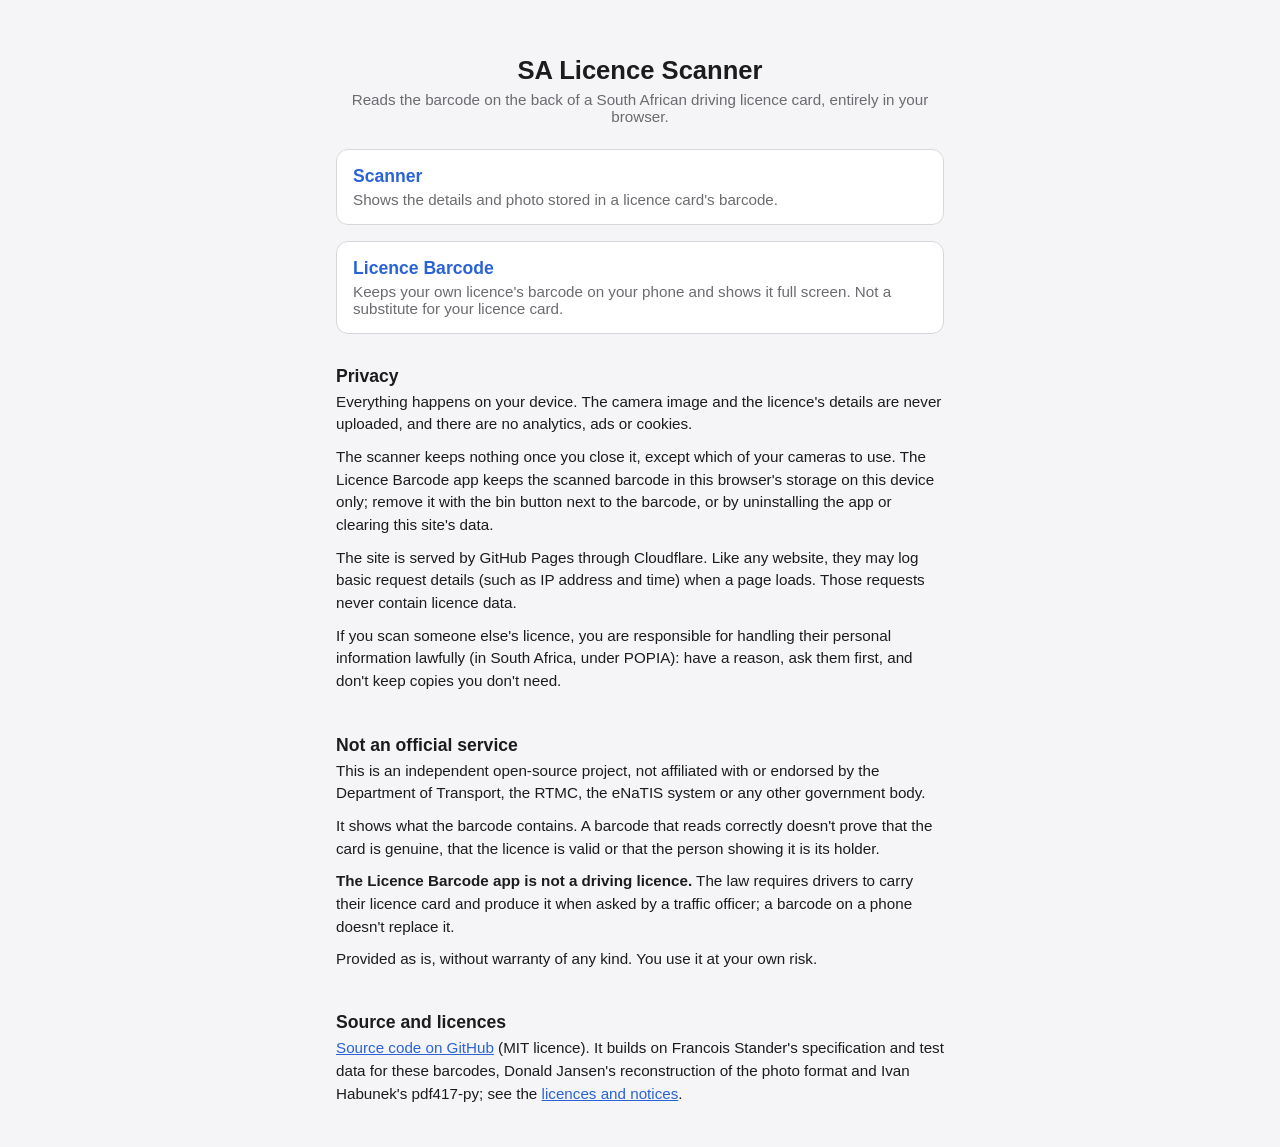
<file: web/index.html>
<!DOCTYPE html>
<html lang="en">
<head>
  <meta charset="UTF-8" />
  <!-- GitHub Pages can't send headers, so the policy is set here: only this site's own files, no
       third-party requests (scans never leave the device), data: images for the decoded photo. -->
  <meta http-equiv="Content-Security-Policy" content="default-src 'self'; img-src 'self' data:; object-src 'none'; base-uri 'none'; form-action 'none'" />
  <meta name="referrer" content="no-referrer" />
  <meta name="viewport" content="width=device-width, initial-scale=1.0, viewport-fit=cover" />
  <meta name="color-scheme" content="light" />
  <meta name="theme-color" content="#f5f5f7" />
  <meta name="description" content="Read the barcode on a South African driving licence card in your browser. Nothing is uploaded." />
  <meta property="og:type" content="website" />
  <!-- link previews need an absolute image URL: this one names the live site -->
  <meta property="og:image" content="https://licence.jedrivisser.com/scan/icons/icon-512.png" />
  <meta property="og:image:width" content="512" />
  <meta property="og:image:height" content="512" />
  <meta property="og:image:alt" content="SA Licence Scanner icon" />
  <meta name="twitter:card" content="summary" />
  <meta property="og:title" content="SA Licence Scanner: about, privacy and licences" />
  <meta property="og:description" content="Read the barcode on a South African driving licence card in your browser. Nothing is uploaded." />
  <title>SA Licence Scanner: about, privacy and licences</title>
  <link rel="icon" type="image/png" sizes="32x32" href="scan/icons/favicon-32.png" />
  <link rel="apple-touch-icon" href="scan/icons/apple-touch-icon.png" />
  <link rel="stylesheet" href="style.css" />
</head>
<body>
  <!-- Not an app itself: links to the two installable apps (scan/, show/),
       which need separate scopes, and the notices they link back to. -->
  <main class="about">
    <header>
      <h1>SA Licence Scanner</h1>
      <p class="subtitle">Reads the barcode on the back of a South African driving licence card, entirely in your browser.</p>
    </header>

    <a class="card app-link" href="scan/">
      <strong>Scanner</strong>
      <span>Shows the details and photo stored in a licence card's barcode.</span>
    </a>
    <a class="card app-link" href="show/">
      <strong>Licence Barcode</strong>
      <span>Keeps your own licence's barcode on your phone and shows it full screen. Not a substitute for your licence card.</span>
    </a>

    <section>
      <h2>Privacy</h2>
      <p>Everything happens on your device. The camera image and the licence's details are never uploaded, and there
        are no analytics, ads or cookies.</p>
      <p>The scanner keeps nothing once you close it, except which of your cameras to use. The Licence Barcode app
        keeps the scanned barcode in this browser's storage on this device only; remove it with the bin button next to
        the barcode, or by uninstalling the app or clearing this site's data.</p>
      <p>The site is served by GitHub Pages through Cloudflare. Like any website, they may log basic request details
        (such as IP address and time) when a page loads. Those requests never contain licence data.</p>
      <p>If you scan someone else's licence, you are responsible for handling their personal information lawfully
        (in South Africa, under POPIA): have a reason, ask them first, and don't keep copies you don't need.</p>
    </section>

    <section>
      <h2>Not an official service</h2>
      <p>This is an independent open-source project, not affiliated with or endorsed by the Department of Transport,
        the RTMC, the eNaTIS system or any other government body.</p>
      <p>It shows what the barcode contains. A barcode that reads correctly doesn't prove that the card is genuine,
        that the licence is valid or that the person showing it is its holder.</p>
      <p><strong>The Licence Barcode app is not a driving licence.</strong> The law requires drivers to carry their
        licence card and produce it when asked by a traffic officer; a barcode on a phone doesn't replace it.</p>
      <p>Provided as is, without warranty of any kind. You use it at your own risk.</p>
    </section>

    <section>
      <h2>Source and licences</h2>
      <p><a href="https://github.com/jedrivisser/licence-scanner">Source code on GitHub</a> (MIT licence). It builds on
        Francois Stander's specification and test data for these barcodes, Donald Jansen's reconstruction of the photo
        format and Ivan Habunek's pdf417-py; see the <a href="licences.txt">licences and notices</a>.</p>
    </section>
  </main>
  <script src="about.js"></script>
</body>
</html>
</file>
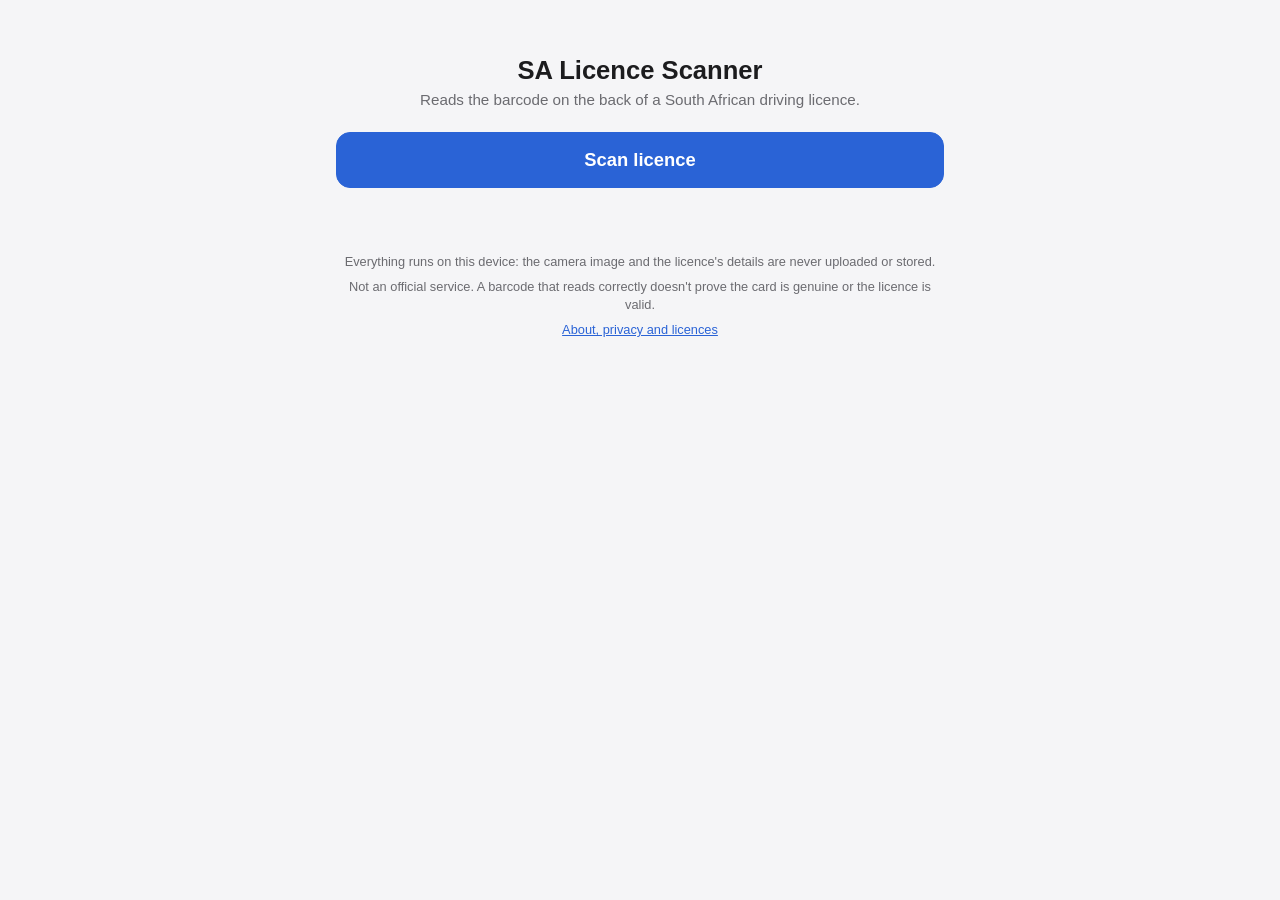
<file: web/scan/index.html>
<!DOCTYPE html>
<html lang="en">
<head>
  <meta charset="UTF-8" />
  <!-- GitHub Pages can't send headers, so the policy is set here: only this site's own files, no
       third-party requests (scans never leave the device), data: images for the decoded photo. -->
  <meta http-equiv="Content-Security-Policy" content="default-src 'self'; img-src 'self' data:; object-src 'none'; base-uri 'none'; form-action 'none'" />
  <meta name="referrer" content="no-referrer" />
  <meta name="viewport" content="width=device-width, initial-scale=1.0, viewport-fit=cover" />
  <meta name="color-scheme" content="light" />
  <meta name="theme-color" content="#f5f5f7" />
  <meta name="description" content="Scan a South African driving licence card: its details and photo, read entirely in your browser." />
  <meta property="og:type" content="website" />
  <!-- link previews need an absolute image URL: this one names the live site -->
  <meta property="og:image" content="https://licence.jedrivisser.com/scan/icons/icon-512.png" />
  <meta property="og:image:width" content="512" />
  <meta property="og:image:height" content="512" />
  <meta property="og:image:alt" content="SA Licence Scanner icon" />
  <meta name="twitter:card" content="summary" />
  <meta property="og:title" content="SA Licence Scanner" />
  <meta property="og:description" content="Scan a South African driving licence card: its details and photo, read entirely in your browser." />
  <title>SA Licence Scanner</title>
  <link rel="manifest" href="manifest.webmanifest" />
  <link rel="icon" type="image/png" sizes="32x32" href="icons/favicon-32.png" />
  <link rel="apple-touch-icon" href="icons/apple-touch-icon.png" />
  <meta name="mobile-web-app-capable" content="yes" />
  <meta name="apple-mobile-web-app-capable" content="yes" />
  <meta name="apple-mobile-web-app-title" content="Licence" />
  <link rel="stylesheet" href="../style.css" />
  <link rel="stylesheet" href="../scanner.css" />
</head>
<body>
  <!-- Start + results share one screen: the button, then (after a scan) the result card -->
  <main id="home">
    <header>
      <h1>SA Licence Scanner</h1>
      <p class="subtitle">Reads the barcode on the back of a South African driving licence.</p>
    </header>

    <button id="scan-btn" class="primary big">Scan licence</button>
    <p id="home-status" class="status" role="status"></p>

    <section class="card hidden" id="result-card" tabindex="-1" aria-label="Scan result">
      <div id="result-error" class="error hidden"></div>
      <div id="result-body" class="result-body">
        <img id="result-photo" class="photo hidden" alt="Licence photo" />
        <table id="result-fields"></table>
      </div>
      <div id="result-scanned-wrap" class="hidden">
        <p class="scanned-label">Scanned image</p>
        <img id="result-scanned-image" class="scanned-image" alt="The camera frame that was decoded" />
      </div>
    </section>

    <footer class="notice-text">
      <p>Everything runs on this device: the camera image and the licence's details are never uploaded or stored.</p>
      <p>Not an official service. A barcode that reads correctly doesn't prove the card is genuine or the licence is valid.</p>
      <p><a href="../">About, privacy and licences</a></p>
    </footer>
  </main>

  <script src="../sadl.js"></script>
  <script src="../wi.js"></script>
  <script src="../scan-hints.js"></script>
  <script src="../camera-pick.js"></script>
  <script src="../scanner.js"></script>
  <script src="app.js"></script>
</body>
</html>
</file>
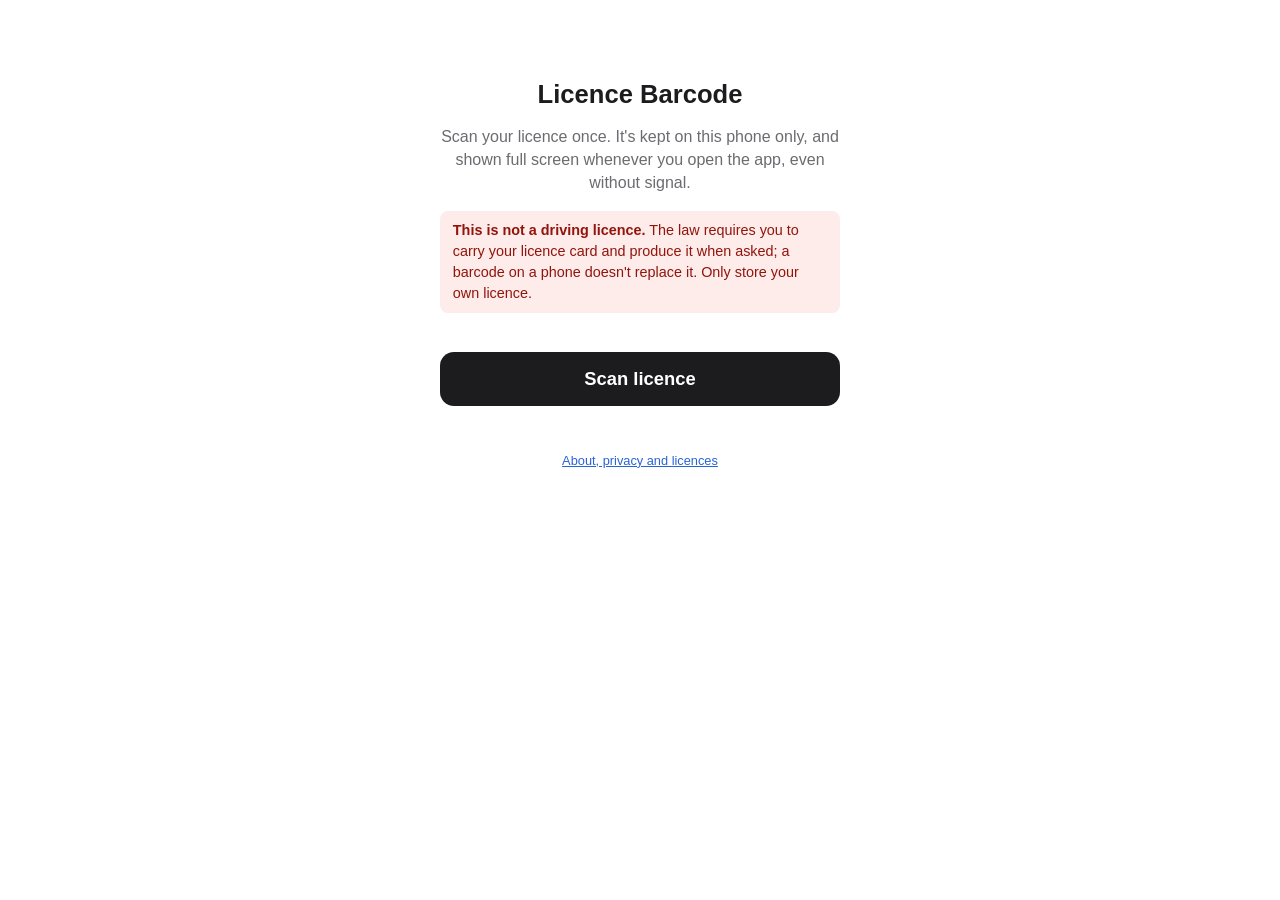
<file: web/show/index.html>
<!DOCTYPE html>
<html lang="en">
<head>
  <meta charset="UTF-8" />
  <!-- GitHub Pages can't send headers, so the policy is set here: only this site's own files, no
       third-party requests (scans never leave the device), data: images for the decoded photo. -->
  <meta http-equiv="Content-Security-Policy" content="default-src 'self'; img-src 'self' data:; object-src 'none'; base-uri 'none'; form-action 'none'" />
  <meta name="referrer" content="no-referrer" />
  <meta name="viewport" content="width=device-width, initial-scale=1.0, viewport-fit=cover" />
  <meta name="color-scheme" content="light" />
  <meta name="theme-color" content="#ffffff" />
  <meta name="description" content="Keep your own driving licence's barcode on your phone and show it full screen. Not a substitute for the card." />
  <meta property="og:type" content="website" />
  <!-- link previews need an absolute image URL: this one names the live site -->
  <meta property="og:image" content="https://licence.jedrivisser.com/show/icons/icon-512.png" />
  <meta property="og:image:width" content="512" />
  <meta property="og:image:height" content="512" />
  <meta property="og:image:alt" content="Licence Barcode icon" />
  <meta name="twitter:card" content="summary" />
  <meta property="og:title" content="Licence Barcode" />
  <meta property="og:description" content="Keep your own driving licence's barcode on your phone and show it full screen. Not a substitute for the card." />
  <title>Licence Barcode</title>
  <link rel="manifest" href="manifest.webmanifest" />
  <link rel="icon" type="image/png" sizes="32x32" href="icons/favicon-32.png" />
  <link rel="apple-touch-icon" href="icons/apple-touch-icon.png" />
  <meta name="mobile-web-app-capable" content="yes" />
  <meta name="apple-mobile-web-app-capable" content="yes" />
  <meta name="apple-mobile-web-app-title" content="Licence Barcode" />
  <link rel="stylesheet" href="../scanner.css" />
  <link rel="stylesheet" href="show.css" />
</head>
<body>
  <!-- No licence stored yet -->
  <main id="empty" class="empty hidden">
    <h1>Licence Barcode</h1>
    <p>Scan your licence once. It's kept on this phone only, and shown full screen whenever you open the app, even without signal.</p>
    <p class="warning"><strong>This is not a driving licence.</strong> The law requires you to carry your licence card and produce it when asked; a barcode on a phone doesn't replace it. Only store your own licence.</p>
    <button id="scan-btn" class="primary">Scan licence</button>
    <p id="status" class="status" role="status"></p>
    <p class="notice-text"><a href="../">About, privacy and licences</a></p>
  </main>

  <!-- The stored barcode, full screen -->
  <div id="display" class="display hidden">
    <canvas id="barcode" role="img" aria-label="Driving licence barcode"></canvas>
    <p id="caption" class="caption" role="status"></p>
    <button id="rescan-btn" class="x" aria-label="Scan a different licence">&#x2715;</button>
    <button id="remove-btn" class="x remove" aria-label="Remove the stored licence">&#x1F5D1;&#xFE0E;</button>
    <button id="copy-btn" class="x copy hidden" aria-label="Copy the stored barcode data">&#x29C9;</button>
  </div>

  <script src="../pdf417-codes.js"></script>
  <script src="../pdf417-encode.js"></script>
  <script src="../sadl.js"></script>
  <script src="../scan-hints.js"></script>
  <script src="../camera-pick.js"></script>
  <script src="../scanner.js"></script>
  <script src="show.js"></script>
</body>
</html>
</file>
<file: web/style.css>
:root {
  --bg: #f5f5f7;
  --card-bg: #ffffff;
  --border: #d8d8dc;
  --text: #1c1c1e;
  --muted: #6b6b70;
  --accent: #2a63d6; /* 4.5:1 on the grey background too */
  --accent-text: #ffffff;
  --error-bg: #fdecea;
  --error-text: #92140c;
  --ok: #34c759;
}

* {
  box-sizing: border-box;
}

body {
  margin: 0;
  font-family: -apple-system, BlinkMacSystemFont, "Segoe UI", Roboto, sans-serif;
  background: var(--bg);
  color: var(--text);
  -webkit-tap-highlight-color: transparent;
}

.hidden {
  display: none !important;
}

/* ------------------------------------------------------------ home */
main {
  max-width: 640px;
  margin: 0 auto;
  padding: max(2rem, env(safe-area-inset-top)) 1rem 2rem;
  display: flex;
  flex-direction: column;
  gap: 1rem;
}

header {
  text-align: center;
  padding: 1.5rem 0 0.5rem;
}

header h1 {
  margin: 0 0 0.35rem;
  font-size: 1.6rem;
}

.subtitle {
  color: var(--muted);
  margin: 0;
  font-size: 0.95rem;
}

button {
  font: inherit;
  border: 1px solid var(--border);
  background: var(--card-bg);
  color: var(--text);
  border-radius: 10px;
  padding: 0.6rem 1rem;
  cursor: pointer;
}

button.primary {
  background: var(--accent);
  border-color: var(--accent);
  color: var(--accent-text);
  font-weight: 600;
}

button.big {
  font-size: 1.15rem;
  padding: 1rem;
  border-radius: 14px;
  width: 100%;
}

.status {
  margin: 0;
  text-align: center;
  font-size: 0.9rem;
  color: var(--muted);
  min-height: 1.2em;
}

.card {
  background: var(--card-bg);
  border: 1px solid var(--border);
  border-radius: 12px;
  padding: 1rem;
}

.result-body {
  display: flex;
  gap: 1.25rem;
  flex-wrap: wrap;
}

.photo {
  width: 160px;
  height: 200px;
  object-fit: cover;
  border-radius: 8px;
  border: 1px solid var(--border);
}

#result-fields {
  flex: 1;
  min-width: 240px;
  border-collapse: collapse;
  font-size: 0.95rem;
}

#result-fields td {
  padding: 0.35rem 0.5rem;
  border-bottom: 1px solid var(--border);
  vertical-align: top;
}

#result-fields td:first-child {
  color: var(--muted);
  white-space: nowrap;
  font-weight: 600;
}

.scanned-label {
  margin: 0.75rem 0 0.25rem;
  font-size: 0.85rem;
  color: var(--muted);
  font-weight: 600;
}

.scanned-image {
  display: block;
  max-width: 100%;
  max-height: 320px;
  border-radius: 8px;
  border: 1px solid var(--border);
}

.error {
  background: var(--error-bg);
  color: var(--error-text);
  padding: 0.6rem 0.8rem;
  border-radius: 8px;
  margin-bottom: 0.75rem;
  font-size: 0.9rem;
}

/* ------------------------------------------------------------ notices */
.notice-text {
  margin: 1rem 0 0;
  text-align: center;
  font-size: 0.8rem;
  color: var(--muted);
  line-height: 1.45;
}

.notice-text p {
  margin: 0 0 0.4rem;
}

a {
  color: var(--accent);
}

/* ------------------------------------------------------------ about page */
.about section h2 {
  font-size: 1.1rem;
  margin: 1rem 0 0.25rem;
}

.about section p {
  margin: 0 0 0.6rem;
  line-height: 1.5;
  font-size: 0.95rem;
}

.app-link {
  display: flex;
  flex-direction: column;
  gap: 0.25rem;
  text-decoration: none;
  color: var(--text);
}

.app-link strong {
  color: var(--accent);
  font-size: 1.1rem;
}

.app-link span {
  color: var(--muted);
  font-size: 0.95rem;
}
</file>
<file: web/scanner.css>
/* Full-screen scanner overlay (scanner.js) - self-contained, shared by scan/ and show/ */
.scanner {
  position: fixed;
  inset: 0;
  z-index: 100;
  background: #000;
  overflow: hidden;
  color: #fff;
  font-family: -apple-system, BlinkMacSystemFont, "Segoe UI", Roboto, sans-serif;
  -webkit-tap-highlight-color: transparent;
}
.scanner.hidden,
.scanner .hidden {
  display: none !important;
}
html.scanner-open,
html.scanner-open body {
  overflow: hidden;
}

.scanner video {
  position: absolute;
  inset: 0;
  width: 100%;
  height: 100%;
  object-fit: cover; /* scanner.js maps the viewfinder through this crop */
}

/* a camera facing the user (laptop webcam): preview only, see scanner.js */
.scanner video.mirrored {
  transform: scaleX(-1);
}

/* Positioned/sized by scanner.js (layoutViewfinder) - its exact rectangle
   is also what gets decoded. The huge shadow dims everything outside it. */
.scanner .viewfinder {
  position: absolute;
  border-radius: 10px;
  box-shadow: 0 0 0 200vmax rgba(0, 0, 0, 0.5);
}

.scanner .corner {
  position: absolute;
  width: 28px;
  height: 28px;
  border: 4px solid #fff;
  transition: border-color 0.2s;
}
.scanner .corner.tl { top: -4px; left: -4px; border-right: 0; border-bottom: 0; border-top-left-radius: 12px; }
.scanner .corner.tr { top: -4px; right: -4px; border-left: 0; border-bottom: 0; border-top-right-radius: 12px; }
.scanner .corner.bl { bottom: -4px; left: -4px; border-right: 0; border-top: 0; border-bottom-left-radius: 12px; }
.scanner .corner.br { bottom: -4px; right: -4px; border-left: 0; border-top: 0; border-bottom-right-radius: 12px; }

/* barcode seen: corners turn green */
.scanner .viewfinder.seen .corner {
  border-color: #34c759;
}

.scanner .progress {
  position: absolute;
  left: 10%;
  right: 10%;
  bottom: -18px;
  height: 4px;
  border-radius: 2px;
  background: rgba(255, 255, 255, 0.25);
  overflow: hidden;
  opacity: 0;
  transition: opacity 0.2s;
}
.scanner .viewfinder.seen .progress {
  opacity: 1;
}
.scanner .progress-bar {
  height: 100%;
  width: 0;
  background: #34c759;
  transition: width 0.25s;
}

.scanner-top {
  position: absolute;
  top: max(1rem, env(safe-area-inset-top));
  left: max(1rem, env(safe-area-inset-left));
  right: max(1rem, env(safe-area-inset-right));
  display: flex;
  justify-content: space-between;
}

/* same size as the wallet's buttons (show/show.css) */
.scanner button.round {
  width: 44px;
  height: 44px;
  padding: 0;
  border-radius: 50%;
  border: 0;
  background: rgba(0, 0, 0, 0.45);
  color: #fff;
  font: inherit;
  font-size: 1.3rem;
  line-height: 44px;
  cursor: pointer;
}
.scanner button.round.on {
  background: #fff;
  color: #000;
}

.scanner-bottom {
  position: absolute;
  left: max(1rem, env(safe-area-inset-left));
  right: max(1rem, env(safe-area-inset-right));
  bottom: max(1.5rem, env(safe-area-inset-bottom));
  text-align: center;
  text-shadow: 0 1px 3px rgba(0, 0, 0, 0.8);
}

.scanner .notice {
  margin: 0 auto 0.75rem;
  max-width: 28rem;
  padding: 0.5rem 0.75rem;
  border-radius: 8px;
  background: rgba(180, 83, 9, 0.9);
  font-size: 0.9rem;
  text-shadow: none;
}

.scanner .hint {
  margin: 0 0 0.3rem;
  font-size: 1.15rem;
  font-weight: 600;
}

.scanner .subhint {
  margin: 0;
  font-size: 0.9rem;
  opacity: 0.85;
}

.scanner .debug {
  position: absolute;
  left: 0.5rem;
  right: 0.5rem;
  top: 5rem;
  margin: 0;
  font-size: 0.65rem;
  white-space: pre-wrap;
  background: rgba(0, 0, 0, 0.55);
  padding: 0.4rem;
  border-radius: 6px;
}
</file>
<file: web/show/show.css>
* {
  box-sizing: border-box;
}

html,
body {
  margin: 0;
  height: 100%;
  background: #fff;
  color: #1c1c1e;
  font-family: -apple-system, BlinkMacSystemFont, "Segoe UI", Roboto, sans-serif;
  -webkit-tap-highlight-color: transparent;
}

.hidden {
  display: none !important;
}

/* ------------------------------------------------------------ empty */
.empty {
  max-width: 28rem;
  margin: 0 auto;
  padding: max(3rem, env(safe-area-inset-top)) 1.5rem 2rem;
  text-align: center;
}
.empty h1 {
  font-size: 1.6rem;
  margin: 2rem 0 0.75rem;
}
.empty p {
  color: #6b6b70;
  line-height: 1.45;
}
button.primary {
  font: inherit;
  font-size: 1.15rem;
  font-weight: 600;
  width: 100%;
  margin-top: 1.5rem;
  padding: 1rem;
  border: 0;
  border-radius: 14px;
  background: #1c1c1e;
  color: #fff;
  cursor: pointer;
}
.status {
  min-height: 1.2em;
  font-size: 0.9rem;
}

/* ------------------------------------------------------------ display */
/* Pure white, nothing near the symbol: scanners want contrast and a quiet
   zone. The canvas is sized in device pixels by show.js. */
.display {
  position: fixed;
  inset: 0;
  background: #fff;
  display: flex;
  align-items: center;
  justify-content: center;
}
.display canvas {
  display: block;
  image-rendering: pixelated;
}

.caption {
  position: absolute;
  left: 0;
  right: 0;
  bottom: max(0.75rem, env(safe-area-inset-bottom));
  margin: 0;
  padding: 0 max(1rem, env(safe-area-inset-left)) 0 max(1rem, env(safe-area-inset-right));
  text-align: center;
  font-size: 0.8rem;
  color: #6b6b70;
}

/* same size and corner as the scanner's close button (scanner.css) */
button.x {
  position: absolute;
  top: max(1rem, env(safe-area-inset-top));
  left: max(1rem, env(safe-area-inset-left));
  width: 44px;
  height: 44px;
  padding: 0;
  border: 0;
  border-radius: 50%;
  background: #f2f2f7;
  color: #3a3a3c;
  font: inherit;
  font-size: 1.1rem;
  line-height: 44px;
  cursor: pointer;
}
button.x.remove {
  left: auto;
  right: max(1rem, env(safe-area-inset-right));
}
/* ?debug=1 only: copy the stored bytes, next to the bin */
button.x.copy {
  left: auto;
  right: calc(max(1rem, env(safe-area-inset-right)) + 52px);
}

/* ------------------------------------------------------------ notices */
.empty p.warning {
  color: #92140c;
  background: #fdecea;
  border-radius: 8px;
  padding: 0.6rem 0.8rem;
  font-size: 0.9rem;
  text-align: left;
}
.empty p.notice-text {
  font-size: 0.8rem;
}
.empty a {
  color: #2a63d6;
}
</file>
